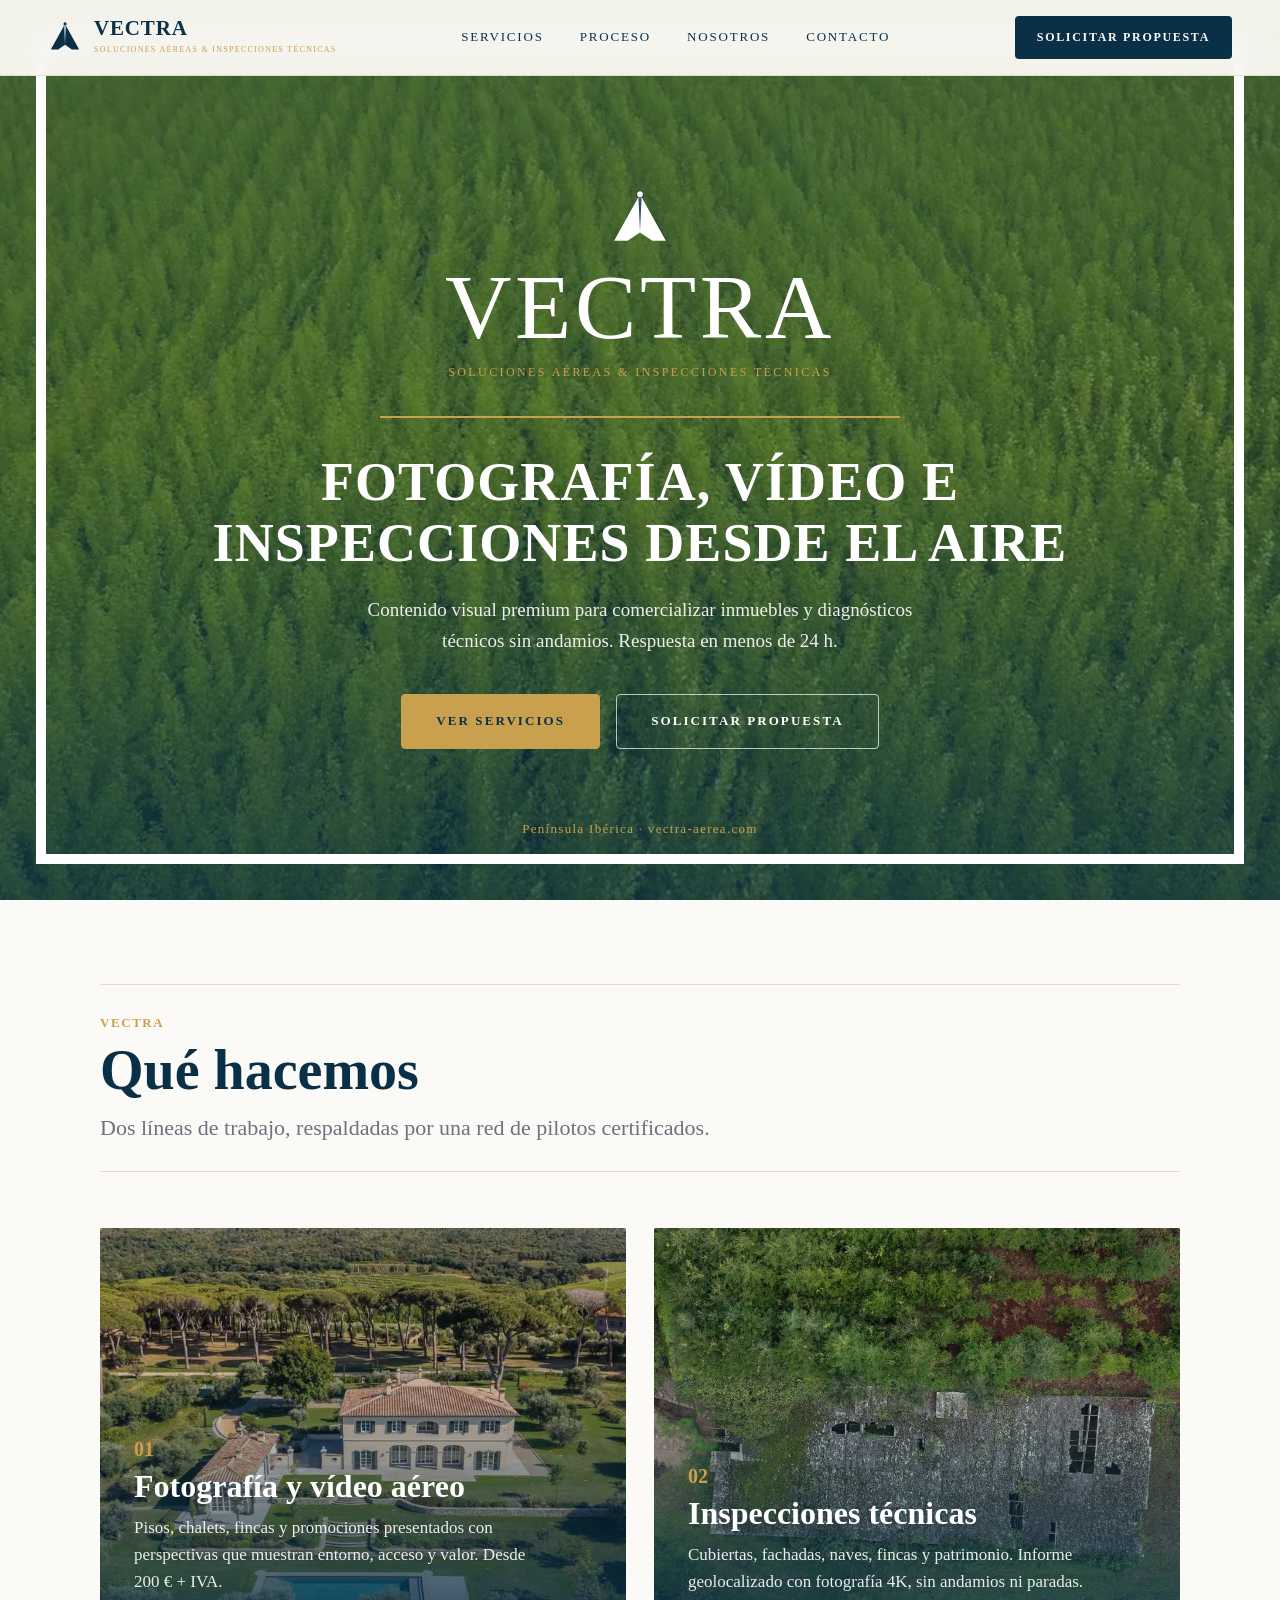
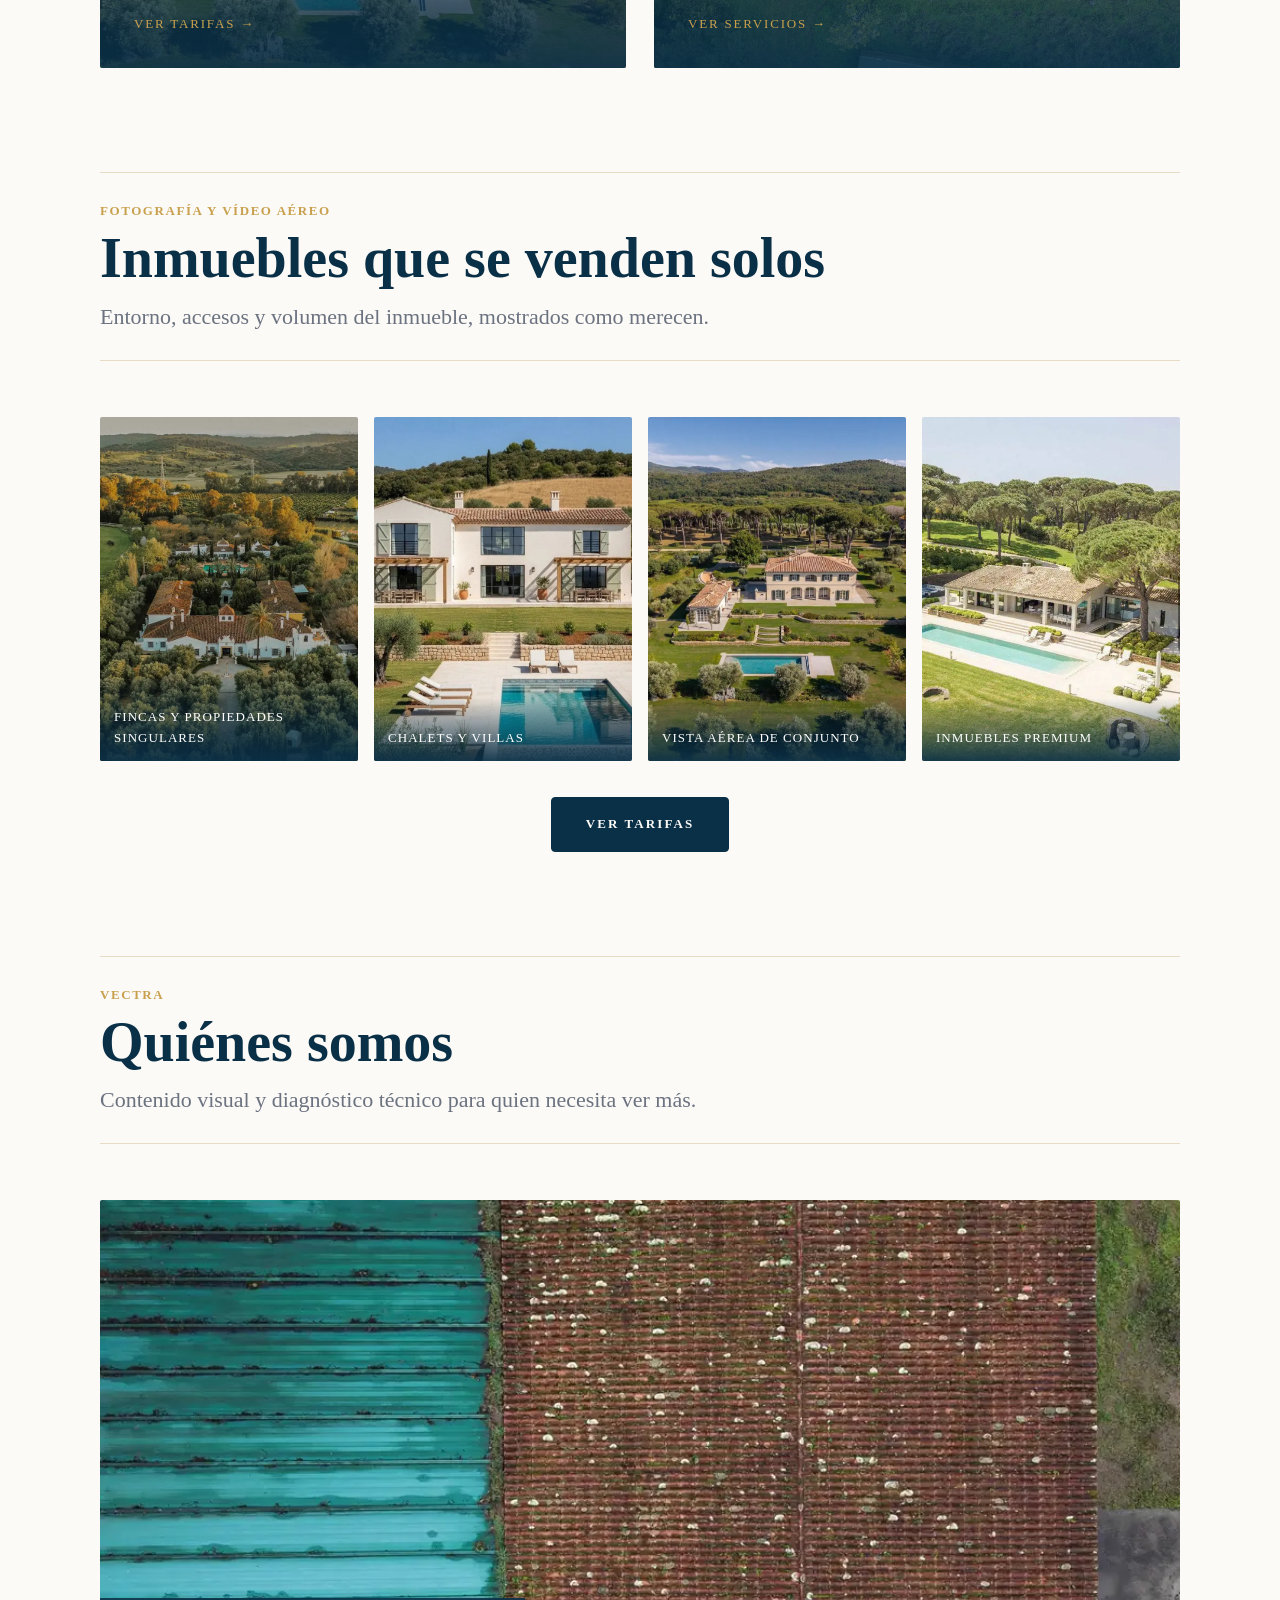
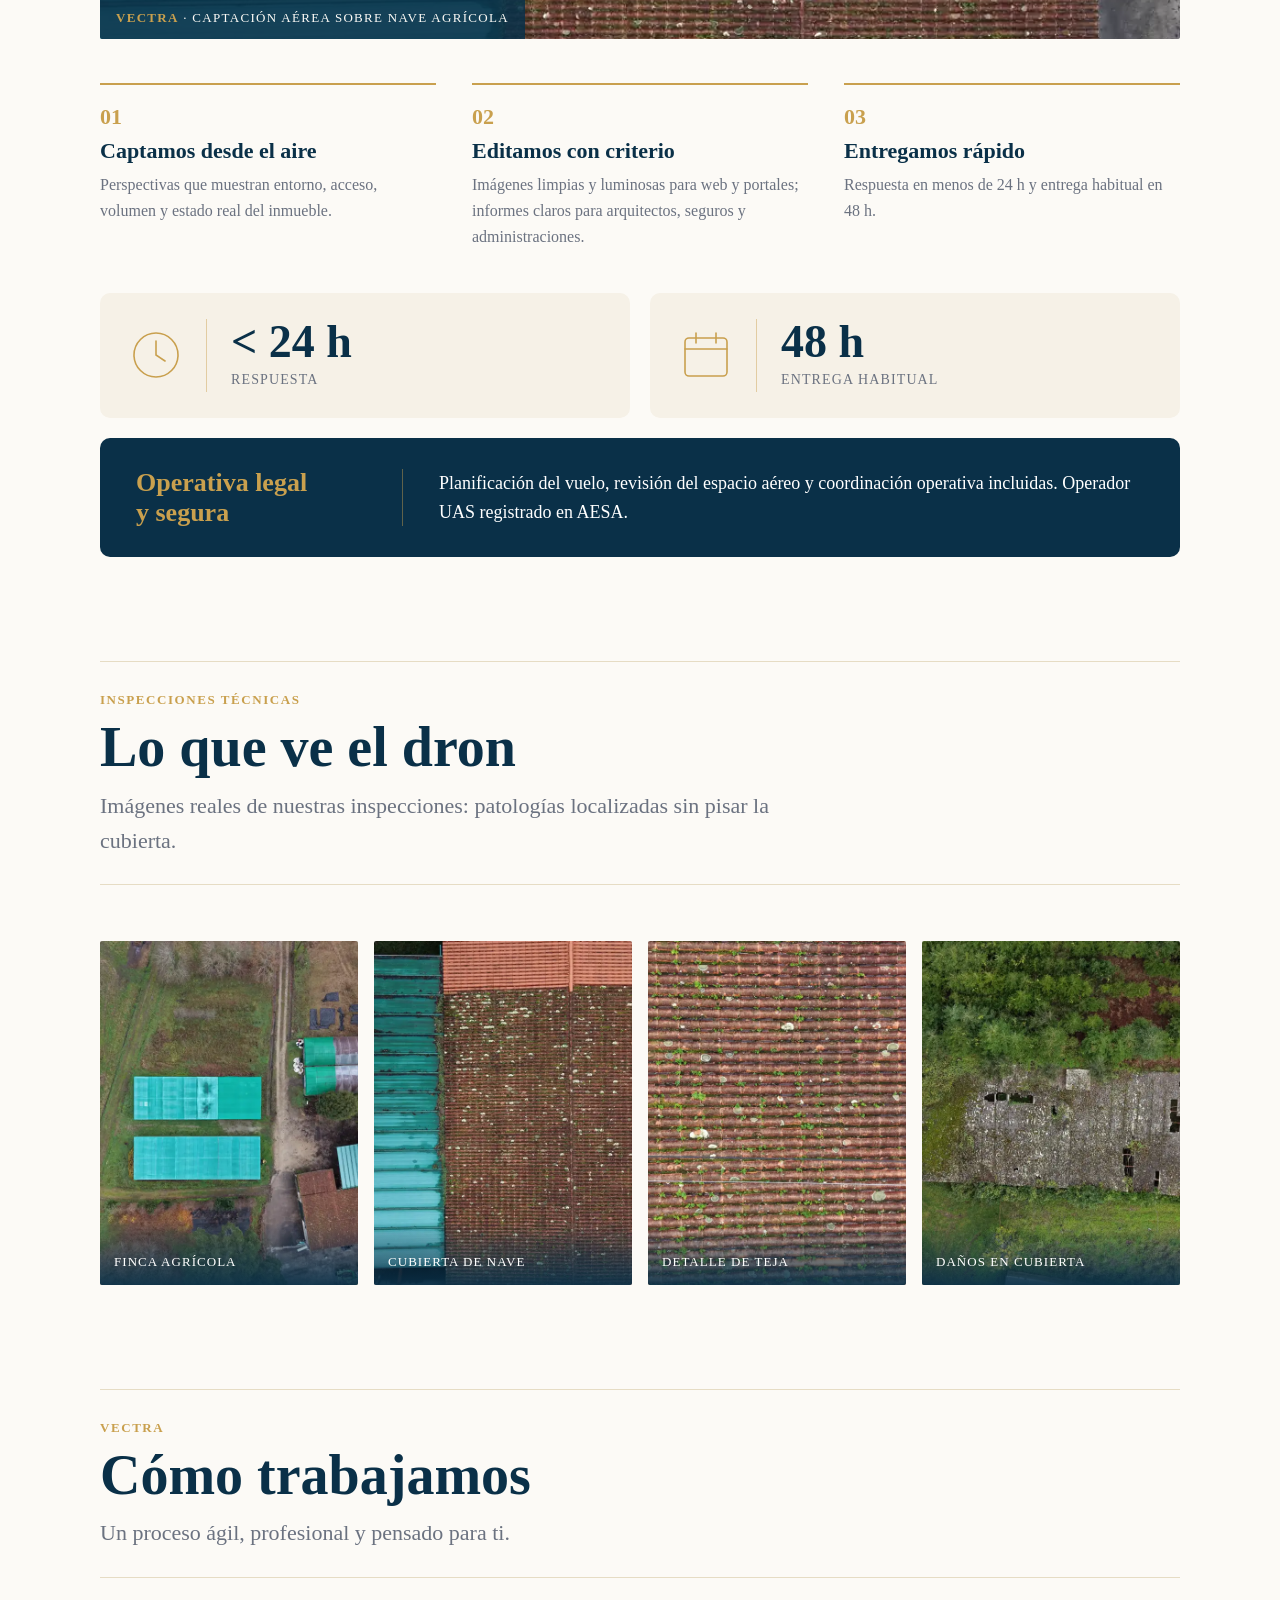
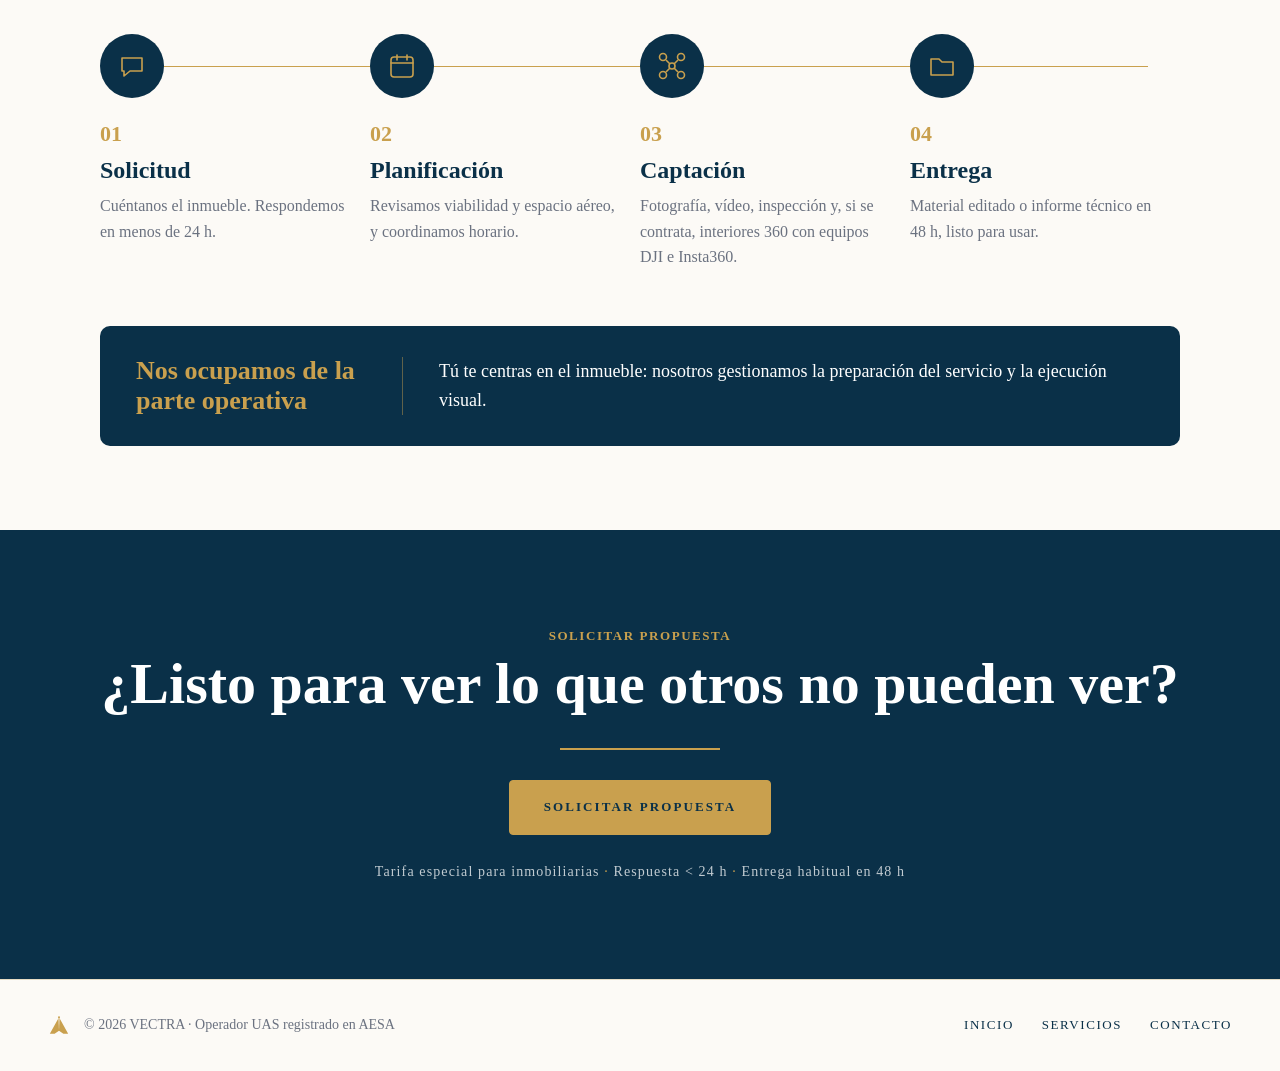
<file: index.html>
<!DOCTYPE html>
<html lang="es">
<head>
  <meta charset="UTF-8">
  <meta name="viewport" content="width=device-width, initial-scale=1.0">
  <title>VECTRA — Fotografía, vídeo e inspecciones con dron</title>
  <meta name="description" content="Fotografía y vídeo aéreo para inmobiliarias e inspecciones técnicas con dron. Operador UAS registrado en AESA. Respuesta en menos de 24 h y entrega en 48 h. Península Ibérica.">
  <meta name="theme-color" content="#0A3048">
  <link rel="icon" type="image/svg+xml" href="media/vectra-mark-dark.svg">
  <link rel="stylesheet" href="styles.css">
</head>
<body>

  <svg width="0" height="0" style="position:absolute" aria-hidden="true">
    <symbol id="mark" viewBox="0 0 120 108">
      <polygon points="60,6 110,96 84,96 60,80 36,96 10,96" fill="currentColor"/>
      <polygon points="57,14 63,14 60,78" fill="var(--vectra-bg,#ffffff)" opacity="0.85"/>
      <circle cx="60" cy="6" r="7" fill="var(--vectra-bg,#ffffff)"/>
      <circle cx="60" cy="6" r="5.5" fill="currentColor"/>
    </symbol>
  </svg>

  <nav>
    <a href="index.html" class="logo" aria-label="VECTRA, inicio">
      <svg width="34" height="31" style="--vectra-bg:#FCFAF6"><use href="#mark"/></svg>
      <span class="logo__text">
        <span class="logo__word">VECTRA</span>
        <span class="logo__tag">Soluciones Aéreas &amp; Inspecciones Técnicas</span>
      </span>
    </a>
    <div class="nav-links">
      <a href="servicios.html">Servicios</a>
      <a href="index.html#proceso">Proceso</a>
      <a href="index.html#nosotros">Nosotros</a>
      <a href="contacto.html">Contacto</a>
    </div>
    <a href="contacto.html" class="nav-cta">Solicitar propuesta</a>
    <button class="ham" aria-label="Menú" aria-expanded="false" onclick="toggleMenu()"><span></span><span></span><span></span></button>
  </nav>

  <div class="mob-overlay" id="mob-overlay" onclick="toggleMenu()"></div>
  <div class="mob-menu" id="mob-menu">
    <a href="servicios.html" onclick="toggleMenu()">Servicios</a>
    <a href="index.html#proceso" onclick="toggleMenu()">Proceso</a>
    <a href="index.html#nosotros" onclick="toggleMenu()">Nosotros</a>
    <a href="contacto.html" onclick="toggleMenu()">Contacto</a>
    <a href="contacto.html" class="gold" onclick="toggleMenu()">Solicitar propuesta</a>
  </div>

  <!-- PORTADA -->
  <header class="hero">
    <div class="hero-bg">
      <video class="hero-vid" id="hero-vid-a" src="media/green_field.mp4" poster="media/poster.webp" muted playsinline autoplay preload="auto"></video>
      <video class="hero-vid" id="hero-vid-b" muted playsinline preload="none"></video>
      <div class="hero-shade"></div>
    </div>
    <div class="hero-frame"></div>
    <div class="hero-content">
      <svg class="hero-mark" width="62" height="56" style="color:#fff; --vectra-bg:#0A3048" aria-hidden="true"><use href="#mark"/></svg>
      <div class="hero-word">VECTRA</div>
      <div class="hero-tag">Soluciones aéreas &amp; inspecciones técnicas</div>
      <div class="hero-rule"></div>
      <h1 class="hero-title">Fotografía, vídeo e inspecciones desde el aire</h1>
      <p class="hero-sub">Contenido visual premium para comercializar inmuebles y diagnósticos técnicos sin andamios. Respuesta en menos de 24 h.</p>
      <div class="hero-actions">
        <a href="servicios.html" class="btn btn--gold">Ver servicios</a>
        <a href="contacto.html" class="btn btn--ghost">Solicitar propuesta</a>
      </div>
    </div>
    <div class="hero-foot">Península Ibérica · vectra-aerea.com</div>
  </header>

  <!-- DOS LÍNEAS -->
  <section id="lineas">
    <div class="wrap">
      <div class="head reveal">
        <span class="eyebrow">VECTRA</span>
        <h2 class="h-title">Qué hacemos</h2>
        <p class="h-sub">Dos líneas de trabajo, respaldadas por una red de pilotos certificados.</p>
      </div>
      <div class="lines">
        <a href="servicios.html#imagen" class="line-card reveal">
          <img width="721" height="900" src="media/inmo-3.webp" alt="Villa con jardines y piscina vista desde el aire" loading="lazy">
          <span class="line-card__num">01</span>
          <h3 class="line-card__title">Fotografía y vídeo aéreo</h3>
          <p class="line-card__text">Pisos, chalets, fincas y promociones presentados con perspectivas que muestran entorno, acceso y valor. Desde 200&nbsp;€&nbsp;+&nbsp;IVA.</p>
          <span class="line-card__more">Ver tarifas →</span>
        </a>
        <a href="servicios.html#inspeccion" class="line-card reveal">
          <img width="1000" height="750" src="media/inspeccion-cubierta-dano.webp" alt="Inspección con dron de una cubierta deteriorada" loading="lazy">
          <span class="line-card__num">02</span>
          <h3 class="line-card__title">Inspecciones técnicas</h3>
          <p class="line-card__text">Cubiertas, fachadas, naves, fincas y patrimonio. Informe geolocalizado con fotografía 4K, sin andamios ni paradas.</p>
          <span class="line-card__more">Ver servicios →</span>
        </a>
      </div>
    </div>
  </section>

  <!-- INMOBILIARIA -->
  <section class="sec-tight">
    <div class="wrap">
      <div class="head reveal">
        <span class="eyebrow">Fotografía y vídeo aéreo</span>
        <h2 class="h-title">Inmuebles que se venden solos</h2>
        <p class="h-sub">Entorno, accesos y volumen del inmueble, mostrados como merecen.</p>
      </div>
      <div class="gallery">
        <figure class="reveal"><img width="736" height="920" src="media/inmo-1.webp" alt="Finca con casa señorial y olivares" loading="lazy"><figcaption>Fincas y propiedades singulares</figcaption></figure>
        <figure class="reveal"><img width="736" height="920" src="media/inmo-2.webp" alt="Chalet con piscina y jardín" loading="lazy"><figcaption>Chalets y villas</figcaption></figure>
        <figure class="reveal"><img width="721" height="900" src="media/inmo-3.webp" alt="Villa con jardín escalonado" loading="lazy"><figcaption>Vista aérea de conjunto</figcaption></figure>
        <figure class="reveal"><img width="575" height="666" src="media/inmo-4.webp" alt="Villa con piscina entre pinos" loading="lazy"><figcaption>Inmuebles premium</figcaption></figure>
      </div>
      <p style="text-align:center;margin-top:36px"><a href="servicios.html#imagen" class="btn btn--navy">Ver tarifas</a></p>
    </div>
  </section>

  <!-- NOSOTROS -->
  <section id="nosotros" class="sec-tight">
    <div class="wrap">
      <div class="head reveal">
        <span class="eyebrow">VECTRA</span>
        <h2 class="h-title">Quiénes somos</h2>
        <p class="h-sub">Contenido visual y diagnóstico técnico para quien necesita ver más.</p>
      </div>
      <figure class="figure figure--wide figure--cap reveal">
        <img width="1000" height="750" src="media/inspeccion-nave.webp" alt="Nave con cubierta de teja y chapa vista desde el aire" loading="lazy">
        <figcaption><b>VECTRA</b> · Captación aérea sobre nave agrícola</figcaption>
      </figure>
      <div class="cols" style="margin-top:44px">
        <div class="col reveal">
          <span class="col__num">01</span>
          <h3 class="col__title">Captamos desde el aire</h3>
          <p class="col__text">Perspectivas que muestran entorno, acceso, volumen y estado real del inmueble.</p>
        </div>
        <div class="col reveal">
          <span class="col__num">02</span>
          <h3 class="col__title">Editamos con criterio</h3>
          <p class="col__text">Imágenes limpias y luminosas para web y portales; informes claros para arquitectos, seguros y administraciones.</p>
        </div>
        <div class="col reveal">
          <span class="col__num">03</span>
          <h3 class="col__title">Entregamos rápido</h3>
          <p class="col__text">Respuesta en menos de 24 h y entrega habitual en 48 h.</p>
        </div>
      </div>
      <div class="stats">
        <div class="stat reveal">
          <svg width="52" height="52" viewBox="0 0 52 52" fill="none" stroke="currentColor" stroke-width="1.6" aria-hidden="true"><circle cx="26" cy="26" r="22"/><path d="M26 12v14l9 6" stroke-linecap="round"/></svg>
          <div class="stat__body"><div class="stat__num">&lt; 24 h</div><div class="stat__label">Respuesta</div></div>
        </div>
        <div class="stat reveal">
          <svg width="52" height="52" viewBox="0 0 52 52" fill="none" stroke="currentColor" stroke-width="1.6" aria-hidden="true"><rect x="5" y="9" width="42" height="38" rx="4"/><path d="M5 20h42M16 4v10M36 4v10" stroke-linecap="round"/></svg>
          <div class="stat__body"><div class="stat__num">48 h</div><div class="stat__label">Entrega habitual</div></div>
        </div>
      </div>
      <div class="callout reveal" style="margin-top:20px">
        <div class="callout__title">Operativa legal<br>y segura</div>
        <p class="callout__text">Planificación del vuelo, revisión del espacio aéreo y coordinación operativa incluidas. Operador UAS registrado en AESA.</p>
      </div>
    </div>
  </section>

  <!-- EVIDENCIA -->
  <section class="sec-tight">
    <div class="wrap">
      <div class="head reveal">
        <span class="eyebrow">Inspecciones técnicas</span>
        <h2 class="h-title">Lo que ve el dron</h2>
        <p class="h-sub">Imágenes reales de nuestras inspecciones: patologías localizadas sin pisar la cubierta.</p>
      </div>
      <div class="gallery">
        <figure class="reveal"><img width="1000" height="750" src="media/inspeccion-finca.webp" alt="Finca con invernaderos y naves" loading="lazy"><figcaption>Finca agrícola</figcaption></figure>
        <figure class="reveal"><img width="1000" height="750" src="media/inspeccion-nave.webp" alt="Nave con cubierta mixta" loading="lazy"><figcaption>Cubierta de nave</figcaption></figure>
        <figure class="reveal"><img width="1000" height="750" src="media/inspeccion-teja.webp" alt="Detalle de teja con musgo" loading="lazy"><figcaption>Detalle de teja</figcaption></figure>
        <figure class="reveal"><img width="1000" height="750" src="media/inspeccion-cubierta-dano.webp" alt="Cubierta con roturas" loading="lazy"><figcaption>Daños en cubierta</figcaption></figure>
      </div>
    </div>
  </section>

  <!-- PROCESO -->
  <section id="proceso" class="sec-tight">
    <div class="wrap">
      <div class="head reveal">
        <span class="eyebrow">VECTRA</span>
        <h2 class="h-title">Cómo trabajamos</h2>
        <p class="h-sub">Un proceso ágil, profesional y pensado para ti.</p>
      </div>
      <div class="steps">
        <div class="step reveal">
          <div class="step__dot"><svg width="28" height="28" viewBox="0 0 28 28" fill="none" stroke="currentColor" stroke-width="1.6" aria-hidden="true"><path d="M4 6h20v13H12l-6 5v-5H4z" stroke-linejoin="round"/></svg></div>
          <span class="step__num">01</span>
          <h3 class="step__title">Solicitud</h3>
          <p class="step__text">Cuéntanos el inmueble. Respondemos en menos de 24 h.</p>
        </div>
        <div class="step reveal">
          <div class="step__dot"><svg width="28" height="28" viewBox="0 0 28 28" fill="none" stroke="currentColor" stroke-width="1.6" aria-hidden="true"><rect x="3" y="5" width="22" height="20" rx="3"/><path d="M3 11h22M9 3v5M19 3v5" stroke-linecap="round"/></svg></div>
          <span class="step__num">02</span>
          <h3 class="step__title">Planificación</h3>
          <p class="step__text">Revisamos viabilidad y espacio aéreo, y coordinamos horario.</p>
        </div>
        <div class="step reveal">
          <div class="step__dot"><svg width="30" height="30" viewBox="0 0 30 30" fill="none" stroke="currentColor" stroke-width="1.6" aria-hidden="true"><circle cx="15" cy="15" r="3"/><circle cx="6" cy="6" r="3.5"/><circle cx="24" cy="6" r="3.5"/><circle cx="6" cy="24" r="3.5"/><circle cx="24" cy="24" r="3.5"/><path d="M9 9l4 4M21 9l-4 4M9 21l4-4M21 21l-4-4"/></svg></div>
          <span class="step__num">03</span>
          <h3 class="step__title">Captación</h3>
          <p class="step__text">Fotografía, vídeo, inspección y, si se contrata, interiores 360 con equipos DJI e Insta360.</p>
        </div>
        <div class="step reveal">
          <div class="step__dot"><svg width="28" height="28" viewBox="0 0 28 28" fill="none" stroke="currentColor" stroke-width="1.6" aria-hidden="true"><path d="M3 7h8l3 3h11v13H3z" stroke-linejoin="round"/></svg></div>
          <span class="step__num">04</span>
          <h3 class="step__title">Entrega</h3>
          <p class="step__text">Material editado o informe técnico en 48 h, listo para usar.</p>
        </div>
      </div>
      <div class="callout reveal" style="margin-top:56px">
        <div class="callout__title">Nos ocupamos de la parte operativa</div>
        <p class="callout__text">Tú te centras en el inmueble: nosotros gestionamos la preparación del servicio y la ejecución visual.</p>
      </div>
    </div>
  </section>

  <!-- CTA -->
  <section class="cta">
    <div class="wrap">
      <span class="eyebrow">Solicitar propuesta</span>
      <h2 class="cta__title">¿Listo para ver lo que otros no pueden ver?</h2>
      <div class="cta__rule"></div>
      <a href="contacto.html" class="btn btn--gold">Solicitar propuesta</a>
      <p class="cta__small">Tarifa especial para inmobiliarias <span>·</span> Respuesta &lt; 24 h <span>·</span> Entrega habitual en 48 h</p>
    </div>
  </section>

  <footer>
    <div class="foot-left">
      <svg width="22" height="20" style="--vectra-bg:#FCFAF6" aria-hidden="true"><use href="#mark"/></svg>
      <span>© 2026 VECTRA · Operador UAS registrado en AESA</span>
    </div>
    <div class="foot-links">
      <a href="index.html">Inicio</a>
      <a href="servicios.html">Servicios</a>
      <a href="contacto.html">Contacto</a>
    </div>
  </footer>

  <script src="main.js"></script>
</body>
</html>
</file>
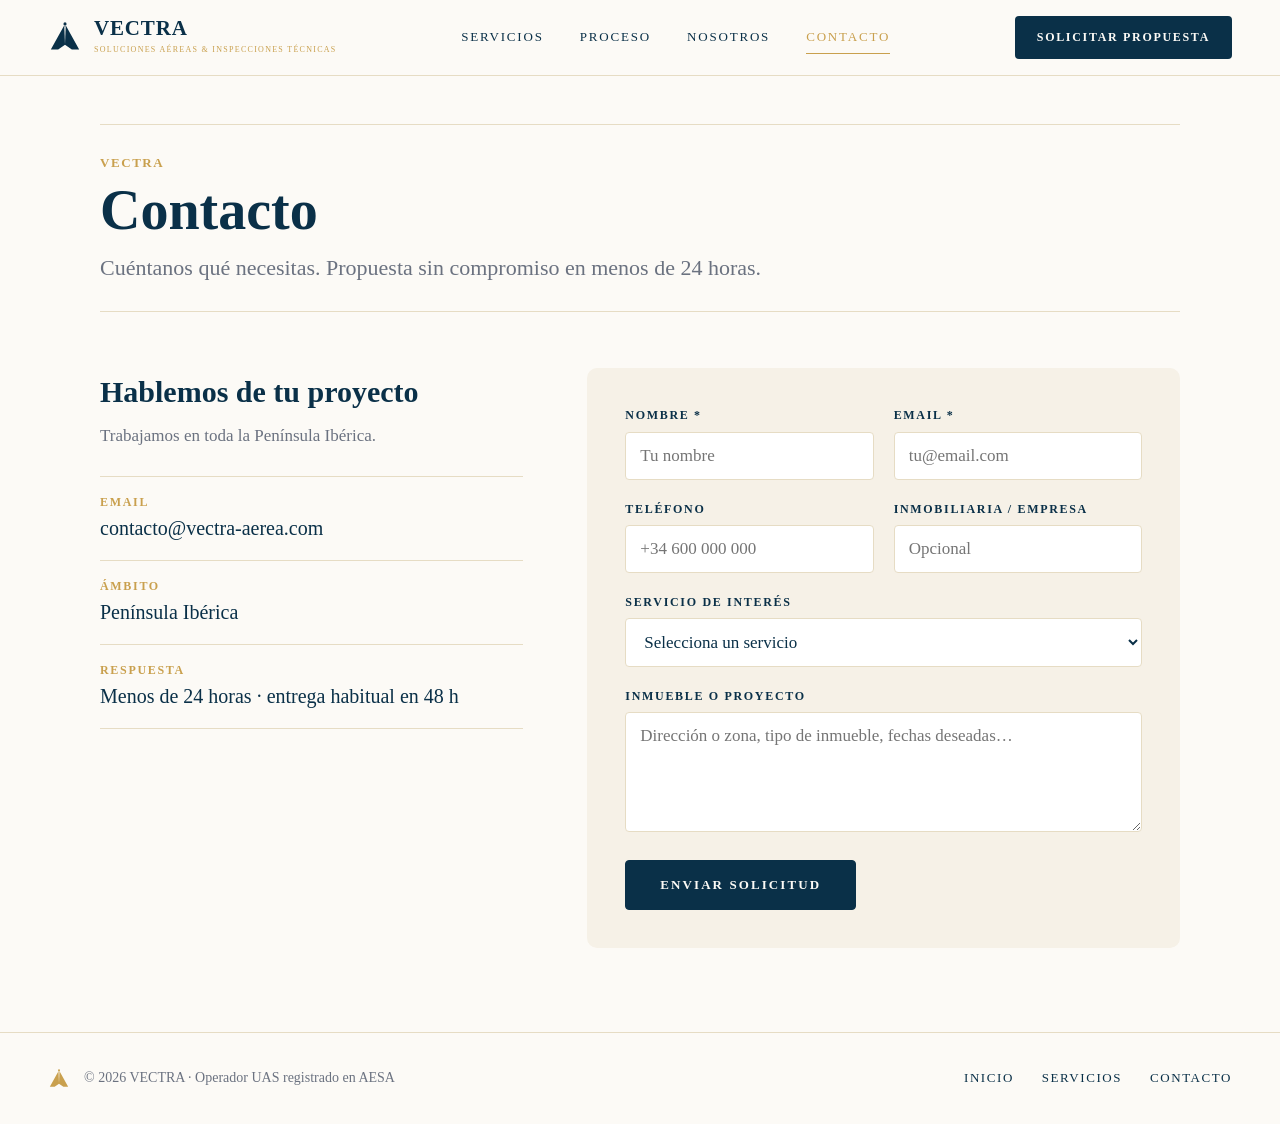
<file: contacto.html>
<!DOCTYPE html>
<html lang="es">
<head>
  <meta charset="UTF-8">
  <meta name="viewport" content="width=device-width, initial-scale=1.0">
  <title>Contacto — VECTRA</title>
  <meta name="description" content="Solicita tu propuesta de fotografía y vídeo aéreo o inspección con dron. Respuesta en menos de 24 horas. Península Ibérica.">
  <meta name="theme-color" content="#0A3048">
  <link rel="icon" type="image/svg+xml" href="media/vectra-mark-dark.svg">
  <link rel="stylesheet" href="styles.css">
</head>
<body>

  <svg width="0" height="0" style="position:absolute" aria-hidden="true">
    <symbol id="mark" viewBox="0 0 120 108">
      <polygon points="60,6 110,96 84,96 60,80 36,96 10,96" fill="currentColor"/>
      <polygon points="57,14 63,14 60,78" fill="var(--vectra-bg,#ffffff)" opacity="0.85"/>
      <circle cx="60" cy="6" r="7" fill="var(--vectra-bg,#ffffff)"/>
      <circle cx="60" cy="6" r="5.5" fill="currentColor"/>
    </symbol>
  </svg>

  <nav>
    <a href="index.html" class="logo" aria-label="VECTRA, inicio">
      <svg width="34" height="31" style="--vectra-bg:#FCFAF6"><use href="#mark"/></svg>
      <span class="logo__text">
        <span class="logo__word">VECTRA</span>
        <span class="logo__tag">Soluciones Aéreas &amp; Inspecciones Técnicas</span>
      </span>
    </a>
    <div class="nav-links">
      <a href="servicios.html">Servicios</a>
      <a href="index.html#proceso">Proceso</a>
      <a href="index.html#nosotros">Nosotros</a>
      <a href="contacto.html">Contacto</a>
    </div>
    <a href="contacto.html" class="nav-cta">Solicitar propuesta</a>
    <button class="ham" aria-label="Menú" aria-expanded="false" onclick="toggleMenu()"><span></span><span></span><span></span></button>
  </nav>

  <div class="mob-overlay" id="mob-overlay" onclick="toggleMenu()"></div>
  <div class="mob-menu" id="mob-menu">
    <a href="servicios.html" onclick="toggleMenu()">Servicios</a>
    <a href="index.html#proceso" onclick="toggleMenu()">Proceso</a>
    <a href="index.html#nosotros" onclick="toggleMenu()">Nosotros</a>
    <a href="contacto.html" onclick="toggleMenu()">Contacto</a>
    <a href="contacto.html" class="gold" onclick="toggleMenu()">Solicitar propuesta</a>
  </div>

  <main class="page-top">
    <section style="padding-top:0">
      <div class="wrap">
        <div class="head">
          <span class="eyebrow">VECTRA</span>
          <h1 class="h-title">Contacto</h1>
          <p class="h-sub">Cuéntanos qué necesitas. Propuesta sin compromiso en menos de 24 horas.</p>
        </div>

        <div class="contact">
          <div class="contact-info reveal">
            <h2>Hablemos de tu proyecto</h2>
            <p>Trabajamos en toda la Península Ibérica.</p>

            <div class="c-item"><span class="c-item__label">Email</span><a class="c-item__value" href="mailto:contacto@vectra-aerea.com">contacto@vectra-aerea.com</a></div>
            <div class="c-item"><span class="c-item__label">Ámbito</span><span class="c-item__value">Península Ibérica</span></div>
            <div class="c-item"><span class="c-item__label">Respuesta</span><span class="c-item__value">Menos de 24 horas · entrega habitual en 48 h</span></div>
          </div>

          <div class="reveal">
            <form class="form" id="contact-form" action="https://formspree.io/f/mvzdopap" method="POST" novalidate>
              <div class="form-row">
                <div><label for="nombre">Nombre *</label><input type="text" id="nombre" name="nombre" autocomplete="name" placeholder="Tu nombre" required></div>
                <div><label for="email">Email *</label><input type="email" id="email" name="email" autocomplete="email" placeholder="tu@email.com" required></div>
              </div>
              <div class="form-row">
                <div><label for="telefono">Teléfono</label><input type="tel" id="telefono" name="telefono" autocomplete="tel" placeholder="+34 600 000 000"></div>
                <div><label for="empresa">Inmobiliaria / empresa</label><input type="text" id="empresa" name="empresa" autocomplete="organization" placeholder="Opcional"></div>
              </div>
              <div>
                <label for="servicio">Servicio de interés</label>
                <select id="servicio" name="servicio">
                  <option value="" disabled selected>Selecciona un servicio</option>
                  <optgroup label="Fotografía y vídeo">
                    <option>Fotografía aérea (desde 200 €)</option>
                    <option>Vídeo profesional + fotografía (desde 300 €)</option>
                    <option>Vídeo + fotografía + interiores 360 (desde 450 €)</option>
                  </optgroup>
                  <optgroup label="Inspecciones técnicas">
                    <option>Inspección de cubierta y fachada</option>
                    <option>Inspección de finca agrícola</option>
                    <option>Estructuras industriales</option>
                    <option>Patrimonio y edificios públicos</option>
                    <option>Gestión y recuento cinegético</option>
                    <option>Instalaciones fotovoltaicas</option>
                  </optgroup>
                  <option>Otro / consulta general</option>
                </select>
              </div>
              <div>
                <label for="mensaje">Inmueble o proyecto</label>
                <textarea id="mensaje" name="mensaje" rows="4" placeholder="Dirección o zona, tipo de inmueble, fechas deseadas…"></textarea>
              </div>
              <input class="hp" type="text" name="_gotcha" tabindex="-1" autocomplete="off" aria-hidden="true">
              <div class="form-submit">
                <button type="submit" class="btn btn--navy" id="submit-btn">Enviar solicitud</button>
                <div class="form-status" id="form-status" role="status" aria-live="polite"></div>
              </div>
            </form>
          </div>
        </div>
      </div>
    </section>
  </main>

  <footer>
    <div class="foot-left">
      <svg width="22" height="20" style="--vectra-bg:#FCFAF6" aria-hidden="true"><use href="#mark"/></svg>
      <span>© 2026 VECTRA · Operador UAS registrado en AESA</span>
    </div>
    <div class="foot-links">
      <a href="index.html">Inicio</a>
      <a href="servicios.html">Servicios</a>
      <a href="contacto.html">Contacto</a>
    </div>
  </footer>

  <script src="main.js"></script>
  <script>
    (function () {
      var form = document.getElementById('contact-form');
      var status = document.getElementById('form-status');
      var btn = document.getElementById('submit-btn');
      if (!form) return;

      function say(msg, cls) { status.textContent = msg; status.className = 'form-status ' + cls; }

      form.addEventListener('submit', function (e) {
        e.preventDefault();
        var nombre = form.nombre.value.trim();
        var email = form.email.value.trim();
        if (!nombre || !email) return say('Rellena los campos obligatorios: nombre y email.', 'form-status--err');
        if (!/^[^\s@]+@[^\s@]+\.[^\s@]+$/.test(email)) return say('Introduce un email válido.', 'form-status--err');

        btn.disabled = true;
        btn.textContent = 'Enviando…';
        say('', '');

        fetch(form.action, { method: 'POST', body: new FormData(form), headers: { 'Accept': 'application/json' } })
          .then(function (res) {
            if (res.ok) { say('Mensaje enviado. Te responderemos en menos de 24 horas.', 'form-status--ok'); form.reset(); return; }
            return res.json().then(function (d) {
              say((d && d.errors) ? d.errors.map(function (x) { return x.message; }).join(', ') : 'No se pudo enviar. Inténtalo de nuevo.', 'form-status--err');
            });
          })
          .catch(function () { say('Error de red. Comprueba tu conexión e inténtalo de nuevo.', 'form-status--err'); })
          .finally(function () { btn.disabled = false; btn.textContent = 'Enviar solicitud'; });
      });
    })();
  </script>
</body>
</html>
</file>
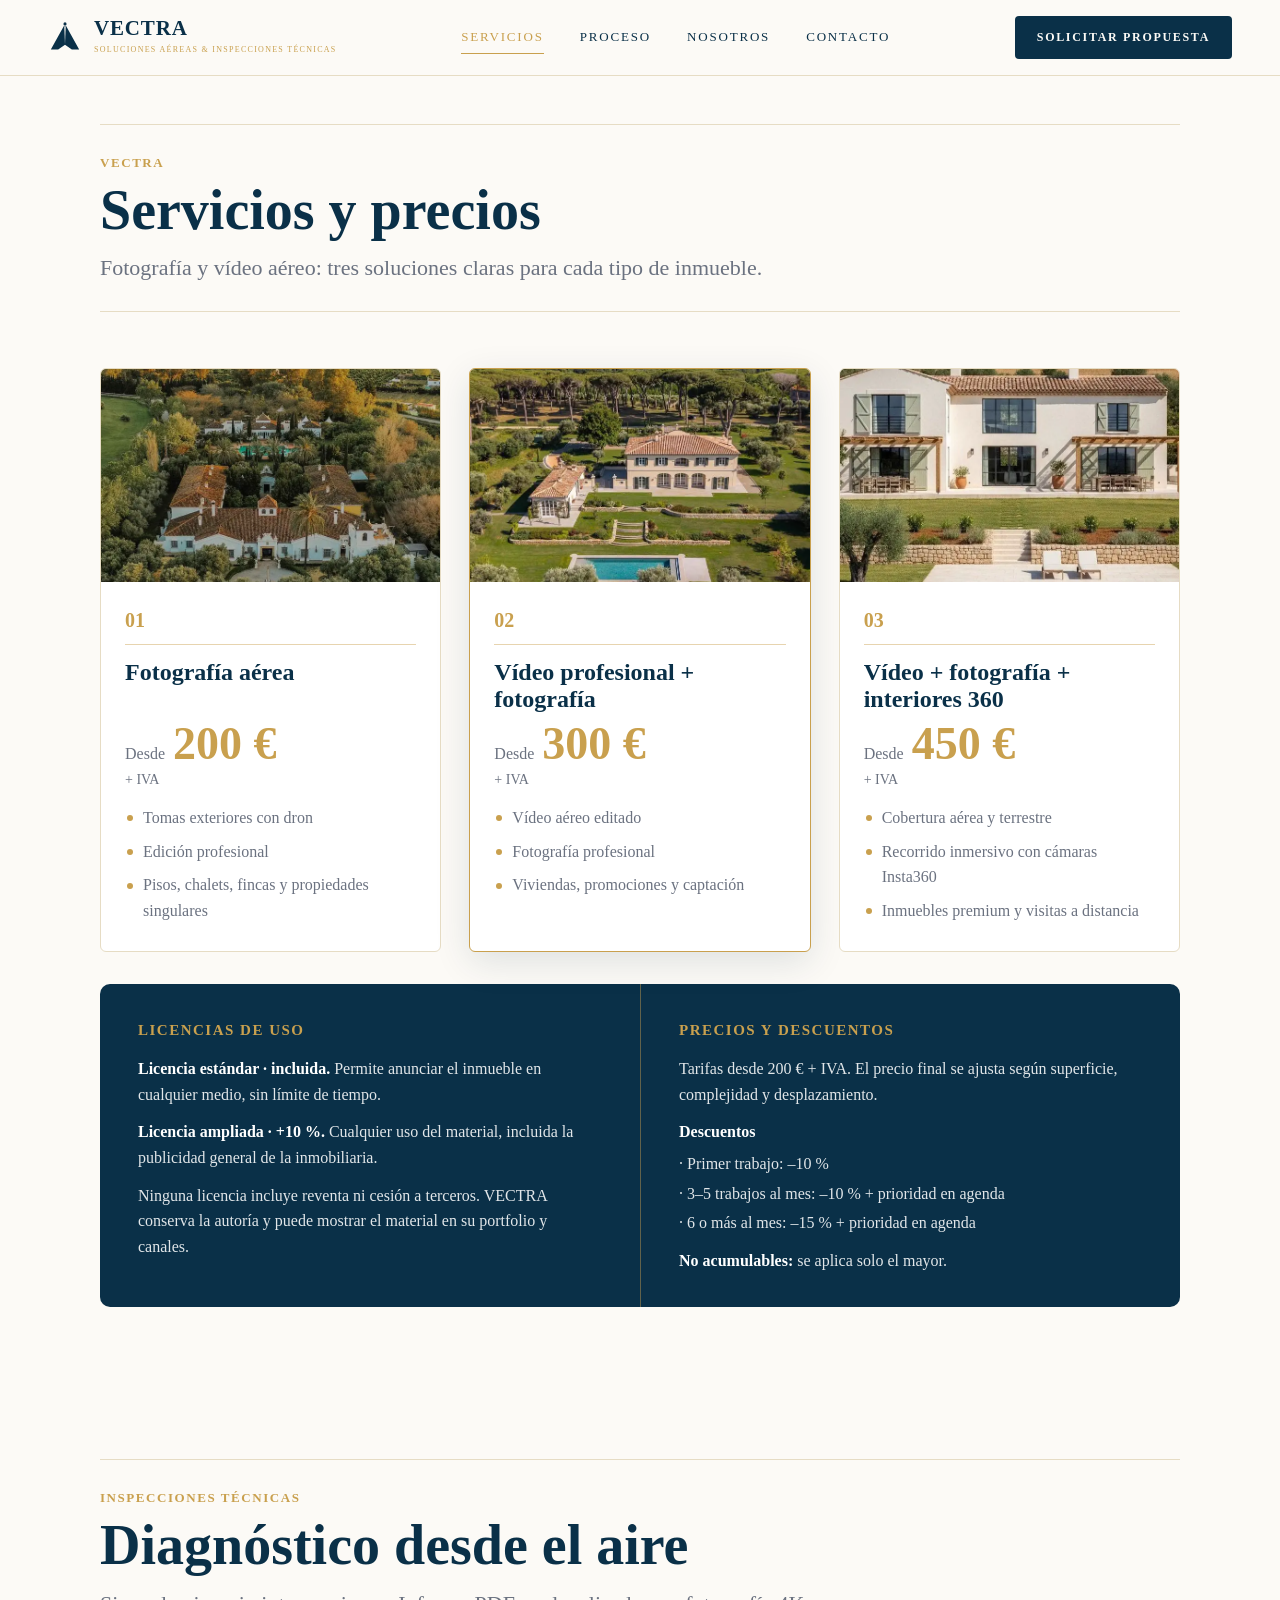
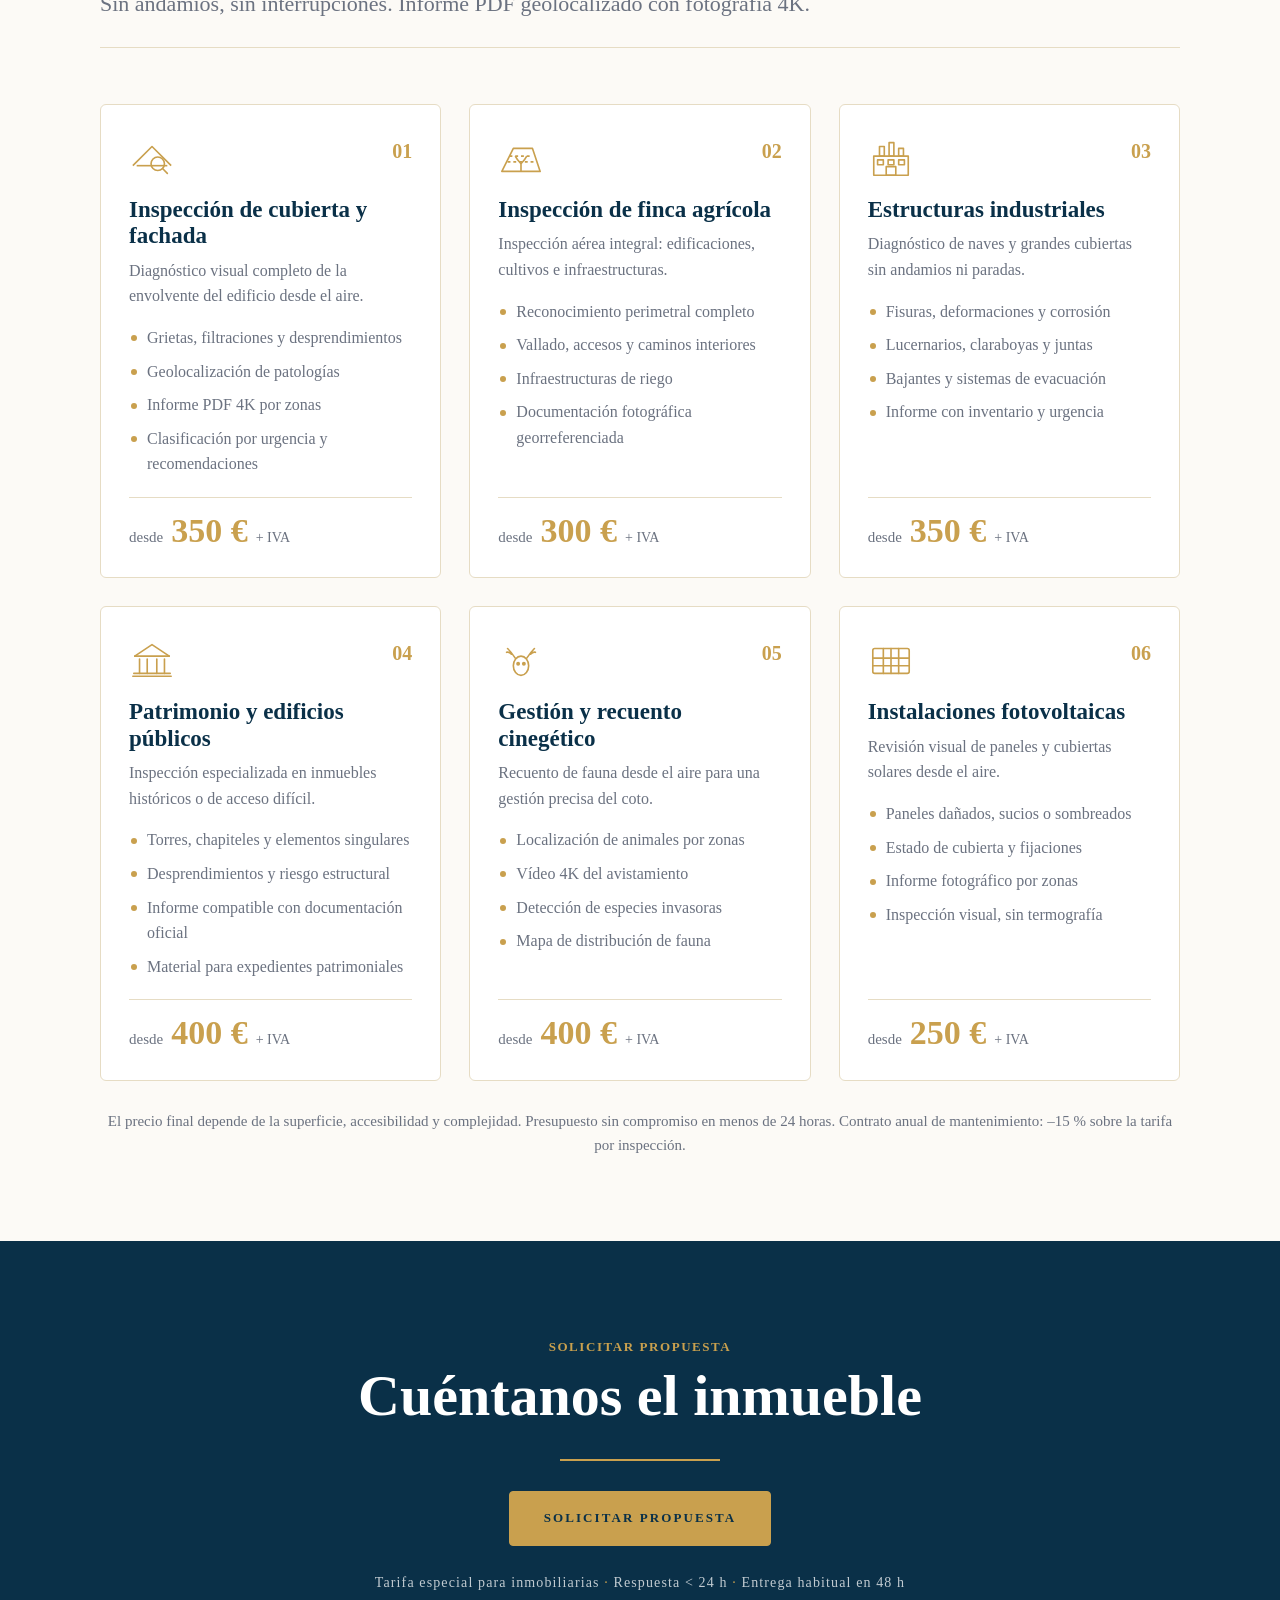
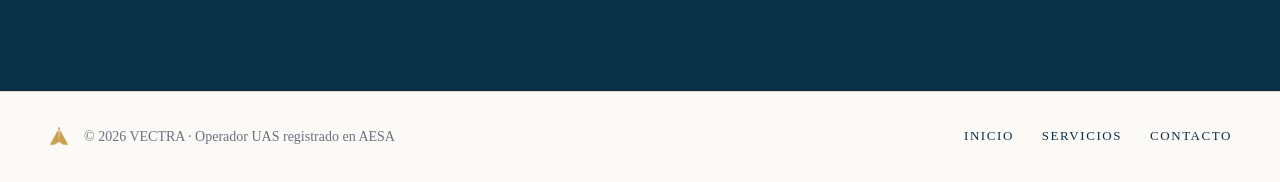
<file: servicios.html>
<!DOCTYPE html>
<html lang="es">
<head>
  <meta charset="UTF-8">
  <meta name="viewport" content="width=device-width, initial-scale=1.0">
  <title>Servicios y precios — VECTRA</title>
  <meta name="description" content="Fotografía y vídeo aéreo desde 200 € + IVA e inspecciones técnicas con dron: cubiertas, fincas, naves y patrimonio. Operador UAS registrado en AESA.">
  <meta name="theme-color" content="#0A3048">
  <link rel="icon" type="image/svg+xml" href="media/vectra-mark-dark.svg">
  <link rel="stylesheet" href="styles.css">
</head>
<body>

  <svg width="0" height="0" style="position:absolute" aria-hidden="true">
    <symbol id="mark" viewBox="0 0 120 108">
      <polygon points="60,6 110,96 84,96 60,80 36,96 10,96" fill="currentColor"/>
      <polygon points="57,14 63,14 60,78" fill="var(--vectra-bg,#ffffff)" opacity="0.85"/>
      <circle cx="60" cy="6" r="7" fill="var(--vectra-bg,#ffffff)"/>
      <circle cx="60" cy="6" r="5.5" fill="currentColor"/>
    </symbol>
  </svg>

  <nav>
    <a href="index.html" class="logo" aria-label="VECTRA, inicio">
      <svg width="34" height="31" style="--vectra-bg:#FCFAF6"><use href="#mark"/></svg>
      <span class="logo__text">
        <span class="logo__word">VECTRA</span>
        <span class="logo__tag">Soluciones Aéreas &amp; Inspecciones Técnicas</span>
      </span>
    </a>
    <div class="nav-links">
      <a href="servicios.html">Servicios</a>
      <a href="index.html#proceso">Proceso</a>
      <a href="index.html#nosotros">Nosotros</a>
      <a href="contacto.html">Contacto</a>
    </div>
    <a href="contacto.html" class="nav-cta">Solicitar propuesta</a>
    <button class="ham" aria-label="Menú" aria-expanded="false" onclick="toggleMenu()"><span></span><span></span><span></span></button>
  </nav>

  <div class="mob-overlay" id="mob-overlay" onclick="toggleMenu()"></div>
  <div class="mob-menu" id="mob-menu">
    <a href="servicios.html" onclick="toggleMenu()">Servicios</a>
    <a href="index.html#proceso" onclick="toggleMenu()">Proceso</a>
    <a href="index.html#nosotros" onclick="toggleMenu()">Nosotros</a>
    <a href="contacto.html" onclick="toggleMenu()">Contacto</a>
    <a href="contacto.html" class="gold" onclick="toggleMenu()">Solicitar propuesta</a>
  </div>

  <main class="page-top">

    <!-- FOTO Y VÍDEO -->
    <section id="imagen" style="padding-top:0">
      <div class="wrap">
        <div class="head">
          <span class="eyebrow">VECTRA</span>
          <h1 class="h-title">Servicios y precios</h1>
          <p class="h-sub">Fotografía y vídeo aéreo: tres soluciones claras para cada tipo de inmueble.</p>
        </div>

        <div class="tiers">
          <article class="tier reveal">
            <div class="tier__img"><img width="736" height="920" src="media/inmo-1.webp" alt="Toma aérea exterior de una finca" loading="lazy"></div>
            <div class="tier__body">
              <span class="tier__num">01</span>
              <h2 class="tier__name">Fotografía aérea</h2>
              <div class="price"><small>Desde</small><b>200&nbsp;€</b></div>
              <div class="price-iva">+ IVA</div>
              <ul class="ticks">
                <li>Tomas exteriores con dron</li>
                <li>Edición profesional</li>
                <li>Pisos, chalets, fincas y propiedades singulares</li>
              </ul>
            </div>
          </article>
          <article class="tier tier--hl reveal">
            <div class="tier__img"><img width="721" height="900" src="media/inmo-3.webp" alt="Villa con jardines vista desde el aire" loading="lazy"></div>
            <div class="tier__body">
              <span class="tier__num">02</span>
              <h2 class="tier__name">Vídeo profesional + fotografía</h2>
              <div class="price"><small>Desde</small><b>300&nbsp;€</b></div>
              <div class="price-iva">+ IVA</div>
              <ul class="ticks">
                <li>Vídeo aéreo editado</li>
                <li>Fotografía profesional</li>
                <li>Viviendas, promociones y captación</li>
              </ul>
            </div>
          </article>
          <article class="tier reveal">
            <div class="tier__img"><img width="736" height="920" src="media/inmo-2.webp" alt="Chalet con piscina, cobertura terrestre" loading="lazy"></div>
            <div class="tier__body">
              <span class="tier__num">03</span>
              <h2 class="tier__name">Vídeo + fotografía + interiores 360</h2>
              <div class="price"><small>Desde</small><b>450&nbsp;€</b></div>
              <div class="price-iva">+ IVA</div>
              <ul class="ticks">
                <li>Cobertura aérea y terrestre</li>
                <li>Recorrido inmersivo con cámaras Insta360</li>
                <li>Inmuebles premium y visitas a distancia</li>
              </ul>
            </div>
          </article>
        </div>

        <div class="terms reveal">
          <div>
            <h3>Licencias de uso</h3>
            <p><strong>Licencia estándar · incluida.</strong> Permite anunciar el inmueble en cualquier medio, sin límite de tiempo.</p>
            <p><strong>Licencia ampliada · +10&nbsp;%.</strong> Cualquier uso del material, incluida la publicidad general de la inmobiliaria.</p>
            <p>Ninguna licencia incluye reventa ni cesión a terceros. VECTRA conserva la autoría y puede mostrar el material en su portfolio y canales.</p>
          </div>
          <div>
            <h3>Precios y descuentos</h3>
            <p>Tarifas desde 200&nbsp;€&nbsp;+&nbsp;IVA. El precio final se ajusta según superficie, complejidad y desplazamiento.</p>
            <p><strong>Descuentos</strong></p>
            <ul>
              <li>· Primer trabajo: –10&nbsp;%</li>
              <li>· 3–5 trabajos al mes: –10&nbsp;% + prioridad en agenda</li>
              <li>· 6 o más al mes: –15&nbsp;% + prioridad en agenda</li>
            </ul>
            <p><strong>No acumulables:</strong> se aplica solo el mayor.</p>
          </div>
        </div>
      </div>
    </section>

    <!-- INSPECCIONES -->
    <section id="inspeccion" class="sec-tight">
      <div class="wrap">
        <div class="head">
          <span class="eyebrow">Inspecciones técnicas</span>
          <h2 class="h-title">Diagnóstico desde el aire</h2>
          <p class="h-sub">Sin andamios, sin interrupciones. Informe PDF geolocalizado con fotografía 4K.</p>
        </div>

        <div class="svc-grid">

          <article class="svc reveal">
            <div class="svc__top">
              <svg class="svc__icon" width="46" height="46" viewBox="0 0 48 48" fill="none" stroke="currentColor" stroke-width="1.7" stroke-linejoin="round" aria-hidden="true"><polyline points="4,32 24,12 44,32"/><line x1="8" y1="32" x2="40" y2="32"/><circle cx="30" cy="30" r="7"/><line x1="35" y1="35" x2="40" y2="40" stroke-linecap="round"/></svg>
              <span class="svc__num">01</span>
            </div>
            <h3 class="svc__name">Inspección de cubierta y fachada</h3>
            <p class="svc__desc">Diagnóstico visual completo de la envolvente del edificio desde el aire.</p>
            <ul class="ticks">
              <li>Grietas, filtraciones y desprendimientos</li>
              <li>Geolocalización de patologías</li>
              <li>Informe PDF 4K por zonas</li>
              <li>Clasificación por urgencia y recomendaciones</li>
            </ul>
            <div class="svc__price"><small>desde</small><b>350&nbsp;€</b><span>+ IVA</span></div>
          </article>

          <article class="svc reveal">
            <div class="svc__top">
              <svg class="svc__icon" width="46" height="46" viewBox="0 0 48 48" fill="none" stroke="currentColor" stroke-width="1.7" stroke-linejoin="round" aria-hidden="true"><polygon points="4,38 16,14 36,14 44,38"/><line x1="10" y1="28" x2="38" y2="28" stroke-dasharray="3 3"/><line x1="12" y1="22" x2="36" y2="22" stroke-dasharray="3 3"/><line x1="24" y1="38" x2="24" y2="30"/><path d="M24 30 Q20 26 18 22M24 30 Q28 26 30 22" fill="none"/></svg>
              <span class="svc__num">02</span>
            </div>
            <h3 class="svc__name">Inspección de finca agrícola</h3>
            <p class="svc__desc">Inspección aérea integral: edificaciones, cultivos e infraestructuras.</p>
            <ul class="ticks">
              <li>Reconocimiento perimetral completo</li>
              <li>Vallado, accesos y caminos interiores</li>
              <li>Infraestructuras de riego</li>
              <li>Documentación fotográfica georreferenciada</li>
            </ul>
            <div class="svc__price"><small>desde</small><b>300&nbsp;€</b><span>+ IVA</span></div>
          </article>

          <article class="svc reveal">
            <div class="svc__top">
              <svg class="svc__icon" width="46" height="46" viewBox="0 0 48 48" fill="none" stroke="currentColor" stroke-width="1.7" stroke-linejoin="round" aria-hidden="true"><rect x="6" y="22" width="36" height="20"/><rect x="12" y="12" width="5" height="10"/><rect x="22" y="8" width="5" height="14"/><rect x="32" y="14" width="5" height="8"/><rect x="10" y="26" width="6" height="5"/><rect x="21" y="26" width="6" height="5"/><rect x="32" y="26" width="6" height="5"/><rect x="19" y="33" width="10" height="9"/></svg>
              <span class="svc__num">03</span>
            </div>
            <h3 class="svc__name">Estructuras industriales</h3>
            <p class="svc__desc">Diagnóstico de naves y grandes cubiertas sin andamios ni paradas.</p>
            <ul class="ticks">
              <li>Fisuras, deformaciones y corrosión</li>
              <li>Lucernarios, claraboyas y juntas</li>
              <li>Bajantes y sistemas de evacuación</li>
              <li>Informe con inventario y urgencia</li>
            </ul>
            <div class="svc__price"><small>desde</small><b>350&nbsp;€</b><span>+ IVA</span></div>
          </article>

          <article class="svc reveal">
            <div class="svc__top">
              <svg class="svc__icon" width="46" height="46" viewBox="0 0 48 48" fill="none" stroke="currentColor" stroke-width="1.7" stroke-linejoin="round" stroke-linecap="round" aria-hidden="true"><polyline points="6,20 24,8 42,20"/><line x1="6" y1="20" x2="42" y2="20"/><line x1="11" y1="23" x2="11" y2="38"/><line x1="19" y1="23" x2="19" y2="38"/><line x1="29" y1="23" x2="29" y2="38"/><line x1="37" y1="23" x2="37" y2="38"/><line x1="5" y1="38" x2="43" y2="38"/><line x1="4" y1="41" x2="44" y2="41"/></svg>
              <span class="svc__num">04</span>
            </div>
            <h3 class="svc__name">Patrimonio y edificios públicos</h3>
            <p class="svc__desc">Inspección especializada en inmuebles históricos o de acceso difícil.</p>
            <ul class="ticks">
              <li>Torres, chapiteles y elementos singulares</li>
              <li>Desprendimientos y riesgo estructural</li>
              <li>Informe compatible con documentación oficial</li>
              <li>Material para expedientes patrimoniales</li>
            </ul>
            <div class="svc__price"><small>desde</small><b>400&nbsp;€</b><span>+ IVA</span></div>
          </article>

          <article class="svc reveal">
            <div class="svc__top">
              <svg class="svc__icon" width="46" height="46" viewBox="0 0 48 48" fill="none" stroke="currentColor" stroke-width="1.7" stroke-linejoin="round" stroke-linecap="round" aria-hidden="true"><ellipse cx="24" cy="30" rx="8" ry="10"/><path d="M18 22Q14 16 10 12M14 18Q11 15 9 16M30 22Q34 16 38 12M34 18Q37 15 39 16"/><circle cx="21" cy="28" r="1.2" fill="currentColor"/><circle cx="27" cy="28" r="1.2" fill="currentColor"/></svg>
              <span class="svc__num">05</span>
            </div>
            <h3 class="svc__name">Gestión y recuento cinegético</h3>
            <p class="svc__desc">Recuento de fauna desde el aire para una gestión precisa del coto.</p>
            <ul class="ticks">
              <li>Localización de animales por zonas</li>
              <li>Vídeo 4K del avistamiento</li>
              <li>Detección de especies invasoras</li>
              <li>Mapa de distribución de fauna</li>
            </ul>
            <div class="svc__price"><small>desde</small><b>400&nbsp;€</b><span>+ IVA</span></div>
          </article>

          <article class="svc reveal">
            <div class="svc__top">
              <svg class="svc__icon" width="46" height="46" viewBox="0 0 48 48" fill="none" stroke="currentColor" stroke-width="1.7" stroke-linejoin="round" stroke-linecap="round" aria-hidden="true"><rect x="5" y="12" width="38" height="26" rx="2"/><path d="M5 22h38M5 30h38M16 12v26M24 12v26M32 12v26"/></svg>
              <span class="svc__num">06</span>
            </div>
            <h3 class="svc__name">Instalaciones fotovoltaicas</h3>
            <p class="svc__desc">Revisión visual de paneles y cubiertas solares desde el aire.</p>
            <ul class="ticks">
              <li>Paneles dañados, sucios o sombreados</li>
              <li>Estado de cubierta y fijaciones</li>
              <li>Informe fotográfico por zonas</li>
              <li>Inspección visual, sin termografía</li>
            </ul>
            <div class="svc__price"><small>desde</small><b>250&nbsp;€</b><span>+ IVA</span></div>
          </article>

        </div>
        <p class="note">El precio final depende de la superficie, accesibilidad y complejidad. Presupuesto sin compromiso en menos de 24 horas. Contrato anual de mantenimiento: –15&nbsp;% sobre la tarifa por inspección.</p>
      </div>
    </section>

    <section class="cta">
      <div class="wrap">
        <span class="eyebrow">Solicitar propuesta</span>
        <h2 class="cta__title">Cuéntanos el inmueble</h2>
        <div class="cta__rule"></div>
        <a href="contacto.html" class="btn btn--gold">Solicitar propuesta</a>
        <p class="cta__small">Tarifa especial para inmobiliarias <span>·</span> Respuesta &lt; 24 h <span>·</span> Entrega habitual en 48 h</p>
      </div>
    </section>
  </main>

  <footer>
    <div class="foot-left">
      <svg width="22" height="20" style="--vectra-bg:#FCFAF6" aria-hidden="true"><use href="#mark"/></svg>
      <span>© 2026 VECTRA · Operador UAS registrado en AESA</span>
    </div>
    <div class="foot-links">
      <a href="index.html">Inicio</a>
      <a href="servicios.html">Servicios</a>
      <a href="contacto.html">Contacto</a>
    </div>
  </footer>

  <script src="main.js"></script>
</body>
</html>
</file>
<file: styles.css>
/* VECTRA — estilo editorial del dossier: marino, dorado y crema, titulares serif */

*, *::before, *::after { margin:0; padding:0; box-sizing:border-box; }
html { scroll-behavior:smooth; font-size:16px; }

:root {
  --navy:#0A3048;
  --navy-2:#0F3A55;
  --gold:#C9A04E;
  --gold-soft:rgba(201,160,78,0.45);
  --cream:#FCFAF6;
  --beige:#F6F1E7;
  --line:#E6DCC4;
  --ink:#0A3048;
  --gray:#6B7280;
  --serif:'Times New Roman',Tinos,Times,serif;
  --wrap:1160px;
}

body { font-family:var(--serif); font-size:17px; line-height:1.6; background:var(--cream); color:var(--ink); overflow-x:hidden; -webkit-font-smoothing:antialiased; }
img, video { display:block; max-width:100%; }
a { color:inherit; }
.wrap { max-width:var(--wrap); margin:0 auto; padding:0 40px; }

/* ── NAV ───────────────────────────────────────── */
nav { position:fixed; top:0; left:0; right:0; z-index:100; height:76px; display:flex; align-items:center; justify-content:space-between; padding:0 48px; background:rgba(252,250,246,0.95); backdrop-filter:blur(12px); border-bottom:1px solid var(--line); }
.logo { display:flex; align-items:center; gap:12px; text-decoration:none; }
.logo svg { color:var(--navy); }
.logo__text { display:flex; flex-direction:column; }
.logo__word { font-weight:700; font-size:21px; letter-spacing:0.04em; line-height:1; color:var(--navy); }
.logo__tag { font-size:8px; letter-spacing:0.16em; text-transform:uppercase; color:var(--gold); margin-top:5px; white-space:nowrap; }
.nav-links { display:flex; gap:36px; }
.nav-links a { font-size:13px; letter-spacing:0.14em; text-transform:uppercase; text-decoration:none; color:var(--navy); padding:6px 0; border-bottom:1px solid transparent; transition:color .2s,border-color .2s; }
.nav-links a:hover, .nav-links a.nav-active { color:var(--gold); border-color:var(--gold); }
.nav-cta { font-size:12px; font-weight:700; letter-spacing:0.14em; text-transform:uppercase; text-decoration:none; color:var(--cream); background:var(--navy); padding:12px 22px; border-radius:4px; transition:background .2s,color .2s; }
.nav-cta:hover { background:var(--gold); color:var(--navy); }
.ham { display:none; flex-direction:column; gap:5px; background:none; border:none; cursor:pointer; padding:6px; z-index:200; }
.ham span { display:block; width:24px; height:2px; background:var(--navy); transition:all .2s; }
.ham.open span:nth-child(1) { transform:translateY(7px) rotate(45deg); }
.ham.open span:nth-child(2) { opacity:0; }
.ham.open span:nth-child(3) { transform:translateY(-7px) rotate(-45deg); }

.mob-menu { position:fixed; top:0; right:0; bottom:0; width:82vw; max-width:340px; background:var(--navy); z-index:150; transform:translateX(100%); transition:transform .3s ease; display:flex; flex-direction:column; padding:110px 40px 60px; gap:26px; }
.mob-menu.open { transform:translateX(0); }
.mob-menu a { font-size:30px; font-weight:700; color:var(--cream); text-decoration:none; transition:color .2s; }
.mob-menu a:hover, .mob-menu a.nav-active, .mob-menu a.gold { color:var(--gold); }
.mob-overlay { position:fixed; inset:0; background:rgba(10,48,72,0.55); z-index:140; display:none; }
.mob-overlay.open { display:block; }

/* ── BOTONES ───────────────────────────────────── */
.btn { display:inline-block; font-family:var(--serif); font-size:13px; font-weight:700; letter-spacing:0.16em; text-transform:uppercase; text-decoration:none; padding:16px 34px; border-radius:4px; border:1px solid var(--gold); cursor:pointer; transition:all .2s; text-align:center; }
.btn--gold { background:var(--gold); color:var(--navy); }
.btn--gold:hover { background:#d6b062; }
.btn--ghost { background:transparent; color:#fff; border-color:rgba(255,255,255,0.7); }
.btn--ghost:hover { background:rgba(255,255,255,0.12); border-color:#fff; }
.btn--navy { background:var(--navy); color:var(--cream); border-color:var(--navy); }
.btn--navy:hover { background:var(--gold); border-color:var(--gold); color:var(--navy); }
.btn:disabled { opacity:.6; cursor:wait; }

/* ── PORTADA (hero con marco blanco, como la portada del dossier) ── */
.hero { position:relative; min-height:100vh; min-height:100svh; display:flex; align-items:center; justify-content:center; text-align:center; padding:120px 48px 80px; overflow:hidden; background:var(--navy); }
.hero-bg { position:absolute; inset:0; background:var(--navy) url('media/poster.webp') center/cover no-repeat; }
.hero-vid { position:absolute; inset:0; width:100%; height:100%; object-fit:cover; opacity:0; transition:opacity 1s ease; }
.hero-shade { position:absolute; inset:0; background:linear-gradient(180deg, rgba(10,48,72,0.62) 0%, rgba(10,48,72,0.52) 50%, rgba(10,48,72,0.78) 100%); }
.hero-frame { position:absolute; inset:36px; border:10px solid #fff; pointer-events:none; z-index:2; }
.hero-content { position:relative; z-index:3; max-width:860px; display:flex; flex-direction:column; align-items:center; color:#fff; }
.hero-mark { margin-bottom:14px; }
.hero-word { font-size:clamp(52px,8vw,92px); font-weight:400; letter-spacing:0.04em; line-height:1; }
.hero-tag { font-size:12px; letter-spacing:0.2em; text-transform:uppercase; color:var(--gold); margin-top:10px; }
.hero-rule { width:min(520px,70%); height:2px; background:var(--gold); margin:34px 0; }
.hero-title { font-size:clamp(30px,4.6vw,54px); font-weight:700; line-height:1.12; letter-spacing:0.02em; text-transform:uppercase; text-wrap:balance; }
.hero-sub { font-size:19px; margin-top:22px; color:rgba(255,255,255,0.9); max-width:600px; }
.hero-actions { display:flex; gap:16px; margin-top:38px; flex-wrap:wrap; justify-content:center; }
.hero-foot { position:absolute; z-index:3; bottom:60px; left:0; right:0; text-align:center; font-size:13px; letter-spacing:0.1em; color:var(--gold); }

/* ── CABECERA DE SECCIÓN / PÁGINA ──────────────── */
.eyebrow { display:block; font-size:13px; font-weight:700; letter-spacing:0.12em; text-transform:uppercase; color:var(--gold); margin-bottom:6px; }
.h-title { font-size:clamp(34px,4.6vw,56px); font-weight:700; line-height:1.08; color:var(--navy); }
.h-sub { font-size:clamp(18px,2vw,22px); color:var(--gray); margin-top:10px; max-width:720px; }
.head { padding:28px 0 26px; border-top:1px solid var(--line); border-bottom:1px solid var(--line); margin-bottom:56px; }
.page-top { padding-top:76px; }
.page-top .head { margin-top:48px; }

section { padding:84px 0; }
.sec-tight { padding-top:20px; }

/* ── IMAGEN GRANDE ─────────────────────────────── */
.figure { position:relative; overflow:hidden; border-radius:2px; }
.figure img { width:100%; height:100%; object-fit:cover; }
.figure--wide { aspect-ratio:16/6.5; }
.figure--cap figcaption { position:absolute; left:0; bottom:0; background:rgba(10,48,72,0.88); color:var(--cream); font-size:13px; letter-spacing:0.1em; text-transform:uppercase; padding:10px 16px; }
.figure--cap figcaption b { color:var(--gold); }

/* ── COLUMNAS NUMERADAS ────────────────────────── */
.cols { display:grid; grid-template-columns:repeat(3,1fr); gap:36px; }
.cols--4 { grid-template-columns:repeat(4,1fr); gap:28px; }
.col { border-top:2px solid var(--gold); padding-top:14px; }
.col__num { font-size:22px; font-weight:700; color:var(--gold); }
.col__title { font-size:22px; font-weight:700; color:var(--navy); line-height:1.2; margin:4px 0 8px; }
.col__text { font-size:16px; color:var(--gray); }

/* ── ESTADÍSTICAS ──────────────────────────────── */
.stats { display:grid; grid-template-columns:1fr 1fr; gap:20px; margin-top:44px; }
.stat { display:flex; align-items:center; gap:24px; background:var(--beige); border-radius:10px; padding:26px 30px; }
.stat svg { flex:none; color:var(--gold); }
.stat__body { border-left:1px solid var(--gold-soft); padding-left:24px; }
.stat__num { font-size:46px; font-weight:700; line-height:1; color:var(--navy); }
.stat__label { font-size:14px; letter-spacing:0.08em; text-transform:uppercase; color:var(--gray); margin-top:4px; }

/* ── BANDA MARINO (callout) ────────────────────── */
.callout { display:flex; align-items:center; gap:36px; background:var(--navy); color:#fff; border-radius:10px; padding:30px 36px; }
.callout__title { flex:none; width:230px; font-size:26px; font-weight:700; line-height:1.15; color:var(--gold); }
.callout__text { border-left:1px solid var(--gold-soft); padding-left:36px; font-size:18px; }
.callout + .callout { margin-top:20px; }

/* ── DOS LÍNEAS DE NEGOCIO ─────────────────────── */
.lines { display:grid; grid-template-columns:1fr 1fr; gap:28px; }
.line-card { position:relative; display:flex; flex-direction:column; justify-content:flex-end; min-height:440px; padding:34px; color:#fff; text-decoration:none; overflow:hidden; border-radius:2px; }
.line-card img { position:absolute; inset:0; width:100%; height:100%; object-fit:cover; transition:transform .6s ease; }
.line-card::after { content:''; position:absolute; inset:0; background:linear-gradient(180deg, rgba(10,48,72,0.05) 25%, rgba(10,48,72,0.9) 100%); }
.line-card:hover img { transform:scale(1.04); }
.line-card > *:not(img) { position:relative; z-index:1; }
.line-card__num { font-size:20px; font-weight:700; color:var(--gold); }
.line-card__title { font-size:32px; font-weight:700; line-height:1.1; margin:4px 0 10px; }
.line-card__text { font-size:17px; color:rgba(255,255,255,0.9); max-width:440px; }
.line-card__more { margin-top:18px; font-size:13px; letter-spacing:0.14em; text-transform:uppercase; color:var(--gold); }

/* ── GALERÍA DE EVIDENCIA ──────────────────────── */
.gallery { display:grid; grid-template-columns:repeat(4,1fr); gap:16px; }
.gallery figure { position:relative; aspect-ratio:3/4; overflow:hidden; border-radius:2px; }
.gallery img { width:100%; height:100%; object-fit:cover; }
.gallery figcaption { position:absolute; left:0; right:0; bottom:0; padding:30px 14px 12px; font-size:13px; letter-spacing:0.08em; text-transform:uppercase; color:#fff; background:linear-gradient(180deg,transparent,rgba(10,48,72,0.92)); }

/* ── PROCESO ───────────────────────────────────── */
.steps { display:grid; grid-template-columns:repeat(4,1fr); gap:0; position:relative; }
.step { text-align:left; padding-right:24px; }
.step__dot { width:64px; height:64px; border-radius:50%; background:var(--navy); color:var(--gold); display:flex; align-items:center; justify-content:center; position:relative; z-index:1; }
.steps::before { content:''; position:absolute; top:32px; left:32px; right:32px; height:1px; background:var(--gold); }
.step__num { display:block; margin-top:18px; font-size:22px; font-weight:700; color:var(--gold); }
.step__title { font-size:24px; font-weight:700; color:var(--navy); }
.step__text { font-size:16px; color:var(--gray); margin-top:4px; }

/* ── SERVICIOS ─────────────────────────────────── */
.tiers { display:grid; grid-template-columns:repeat(3,1fr); gap:28px; }
.tier { background:#fff; border:1px solid var(--line); border-radius:6px; overflow:hidden; display:flex; flex-direction:column; }
.tier__img { aspect-ratio:16/10; overflow:hidden; background:var(--navy); }
.tier__img img { width:100%; height:100%; object-fit:cover; }
.tier__body { padding:22px 24px 28px; display:flex; flex-direction:column; flex:1; }
.tier__num { font-size:20px; font-weight:700; color:var(--gold); border-bottom:1px solid var(--gold-soft); padding-bottom:8px; }
.tier__name { font-size:24px; font-weight:700; line-height:1.15; color:var(--navy); margin:14px 0 6px; min-height:56px; }
.price { display:flex; align-items:baseline; gap:8px; margin-bottom:2px; }
.price small { font-size:16px; color:var(--gray); }
.price b { font-size:46px; line-height:1; color:var(--gold); font-weight:700; }
.price-iva { font-size:14px; color:var(--gray); margin-bottom:14px; }
.ticks { list-style:none; display:grid; gap:8px; font-size:16px; color:var(--gray); }
.ticks li { position:relative; padding-left:18px; }
.ticks li::before { content:''; position:absolute; left:2px; top:0.65em; width:6px; height:6px; border-radius:50%; background:var(--gold); }
.tier--hl { border-color:var(--gold); box-shadow:0 10px 36px rgba(10,48,72,0.12); }

.terms { display:grid; grid-template-columns:1fr 1fr; background:var(--navy); color:#fff; border-radius:10px; margin-top:32px; }
.terms > div { padding:34px 38px; }
.terms > div + div { border-left:1px solid var(--gold-soft); }
.terms h3 { font-size:15px; letter-spacing:0.1em; text-transform:uppercase; color:var(--gold); margin-bottom:14px; }
.terms p, .terms li { font-size:16px; color:rgba(255,255,255,0.88); }
.terms p + p { margin-top:12px; }
.terms strong { color:#fff; }
.terms ul { list-style:none; margin:6px 0 12px; display:grid; gap:4px; }

.svc-grid { display:grid; grid-template-columns:repeat(3,1fr); gap:28px; }
.svc { background:#fff; border:1px solid var(--line); border-radius:6px; padding:30px 28px 28px; display:flex; flex-direction:column; }
.svc__top { display:flex; justify-content:space-between; align-items:flex-start; }
.svc__icon { color:var(--gold); }
.svc__num { font-size:20px; font-weight:700; color:var(--gold); }
.svc__name { font-size:23px; font-weight:700; line-height:1.15; color:var(--navy); margin:16px 0 8px; }
.svc__desc { font-size:16px; color:var(--gray); margin-bottom:16px; }
.svc .ticks { margin-bottom:20px; }
.svc__price { margin-top:auto; padding-top:16px; border-top:1px solid var(--line); display:flex; align-items:baseline; gap:8px; }
.svc__price small { font-size:15px; color:var(--gray); }
.svc__price b { font-size:34px; color:var(--gold); line-height:1; }
.svc__price span { font-size:14px; color:var(--gray); }
.note { font-size:15px; color:var(--gray); margin-top:28px; text-align:center; }

/* ── CTA ───────────────────────────────────────── */
.cta { position:relative; text-align:center; color:#fff; background:var(--navy); padding:96px 0; }
.cta .eyebrow { color:var(--gold); }
.cta__title { font-size:clamp(34px,5vw,58px); font-weight:700; line-height:1.1; margin-bottom:32px; text-wrap:balance; }
.cta__rule { width:160px; height:2px; background:var(--gold); margin:0 auto 30px; }
.cta__small { margin-top:26px; font-size:14px; letter-spacing:0.08em; color:rgba(255,255,255,0.75); }
.cta__small span { color:var(--gold); }

/* ── CONTACTO ──────────────────────────────────── */
.contact { display:grid; grid-template-columns:5fr 7fr; gap:64px; align-items:start; }
.contact-info h2 { font-size:30px; font-weight:700; color:var(--navy); margin-bottom:6px; }
.contact-info > p { color:var(--gray); margin-bottom:26px; }
.c-item { border-top:1px solid var(--line); padding:16px 0; }
.c-item:last-of-type { border-bottom:1px solid var(--line); }
.c-item__label { display:block; font-size:12px; font-weight:700; letter-spacing:0.14em; text-transform:uppercase; color:var(--gold); }
.c-item__value { font-size:20px; color:var(--navy); text-decoration:none; }
a.c-item__value:hover { color:var(--gold); }
.badge-aesa { margin-top:26px; background:var(--navy); color:rgba(255,255,255,0.88); border-radius:10px; padding:20px 24px; font-size:15px; }
.badge-aesa b { display:block; color:var(--gold); font-size:13px; letter-spacing:0.12em; text-transform:uppercase; margin-bottom:4px; }
.badge-aesa code { font-family:var(--serif); letter-spacing:0.04em; color:#fff; word-break:break-all; }

.form { background:var(--beige); border-radius:10px; padding:38px; display:grid; gap:20px; }
.form-row { display:grid; grid-template-columns:1fr 1fr; gap:20px; }
.form label { display:block; font-size:12px; font-weight:700; letter-spacing:0.14em; text-transform:uppercase; color:var(--navy); margin-bottom:6px; }
.form input, .form select, .form textarea { width:100%; font-family:var(--serif); font-size:17px; color:var(--navy); background:#fff; border:1px solid var(--line); border-radius:4px; padding:13px 14px; transition:border-color .2s, box-shadow .2s; }
.form textarea { resize:vertical; min-height:120px; }
.form input:focus, .form select:focus, .form textarea:focus { outline:none; border-color:var(--gold); box-shadow:0 0 0 3px rgba(201,160,78,0.2); }
.form-submit { display:flex; align-items:center; gap:20px; flex-wrap:wrap; }
.form-status { font-size:16px; }
.form-status--ok { color:#2f6b3f; }
.form-status--err { color:#a33a2a; }
.hp { position:absolute; left:-9999px; }

/* ── PIE ───────────────────────────────────────── */
footer { background:var(--cream); border-top:1px solid var(--line); padding:34px 48px; display:flex; align-items:center; justify-content:space-between; flex-wrap:wrap; gap:16px; }
.foot-left { display:flex; align-items:center; gap:14px; color:var(--gray); font-size:14px; }
.foot-left svg { color:var(--gold); }
.foot-links { display:flex; gap:28px; }
.foot-links a { font-size:13px; letter-spacing:0.12em; text-transform:uppercase; color:var(--navy); text-decoration:none; }
.foot-links a:hover { color:var(--gold); }


/* ── REVEAL ────────────────────────────────────── */
.js .reveal { opacity:0; transform:translateY(18px); transition:opacity .5s ease, transform .5s ease; }
.js .reveal.visible { opacity:1; transform:none; }
@media (prefers-reduced-motion:reduce) { .js .reveal { opacity:1; transform:none; transition:none; } html { scroll-behavior:auto; } .hero-vid { transition:none; } }

/* ── RESPONSIVE ────────────────────────────────── */
@media (max-width:1000px) {
  nav { padding:0 24px; }
  .nav-links, .nav-cta { display:none; }
  .ham { display:flex; }
  .wrap { padding:0 24px; }
  section { padding:60px 0; }
  .cols, .tiers, .svc-grid { grid-template-columns:1fr; }
  .cols--4 { grid-template-columns:1fr 1fr; }
  .steps { grid-template-columns:1fr 1fr; row-gap:36px; }
  .steps::before { display:none; }
  .lines, .terms, .contact { grid-template-columns:1fr; }
  .terms > div + div { border-left:none; border-top:1px solid var(--gold-soft); }
  .gallery { grid-template-columns:1fr 1fr; }
  .contact { gap:40px; }
  .tier__name { min-height:0; }
  .hero-frame { inset:16px; border-width:6px; }
  .hero { padding:110px 32px 80px; }
  .hero-foot { bottom:34px; padding:0 30px; font-size:12px; }
  footer { padding:28px 24px; flex-direction:column; text-align:center; }
}
@media (max-width:640px) {
  .stats, .form-row { grid-template-columns:1fr; }
  .callout { flex-direction:column; align-items:flex-start; gap:14px; padding:26px; }
  .callout__title { width:auto; }
  .callout__text { border-left:none; padding-left:0; border-top:1px solid var(--gold-soft); padding-top:14px; }
  .cols--4, .steps { grid-template-columns:1fr; }
  .figure--wide { aspect-ratio:4/3; }
  .form { padding:24px; }
  .line-card { min-height:360px; padding:26px; }
  .logo__tag { display:none; }
  .hero-actions .btn { width:100%; }
  .stat__num { font-size:38px; }
}
</file>
